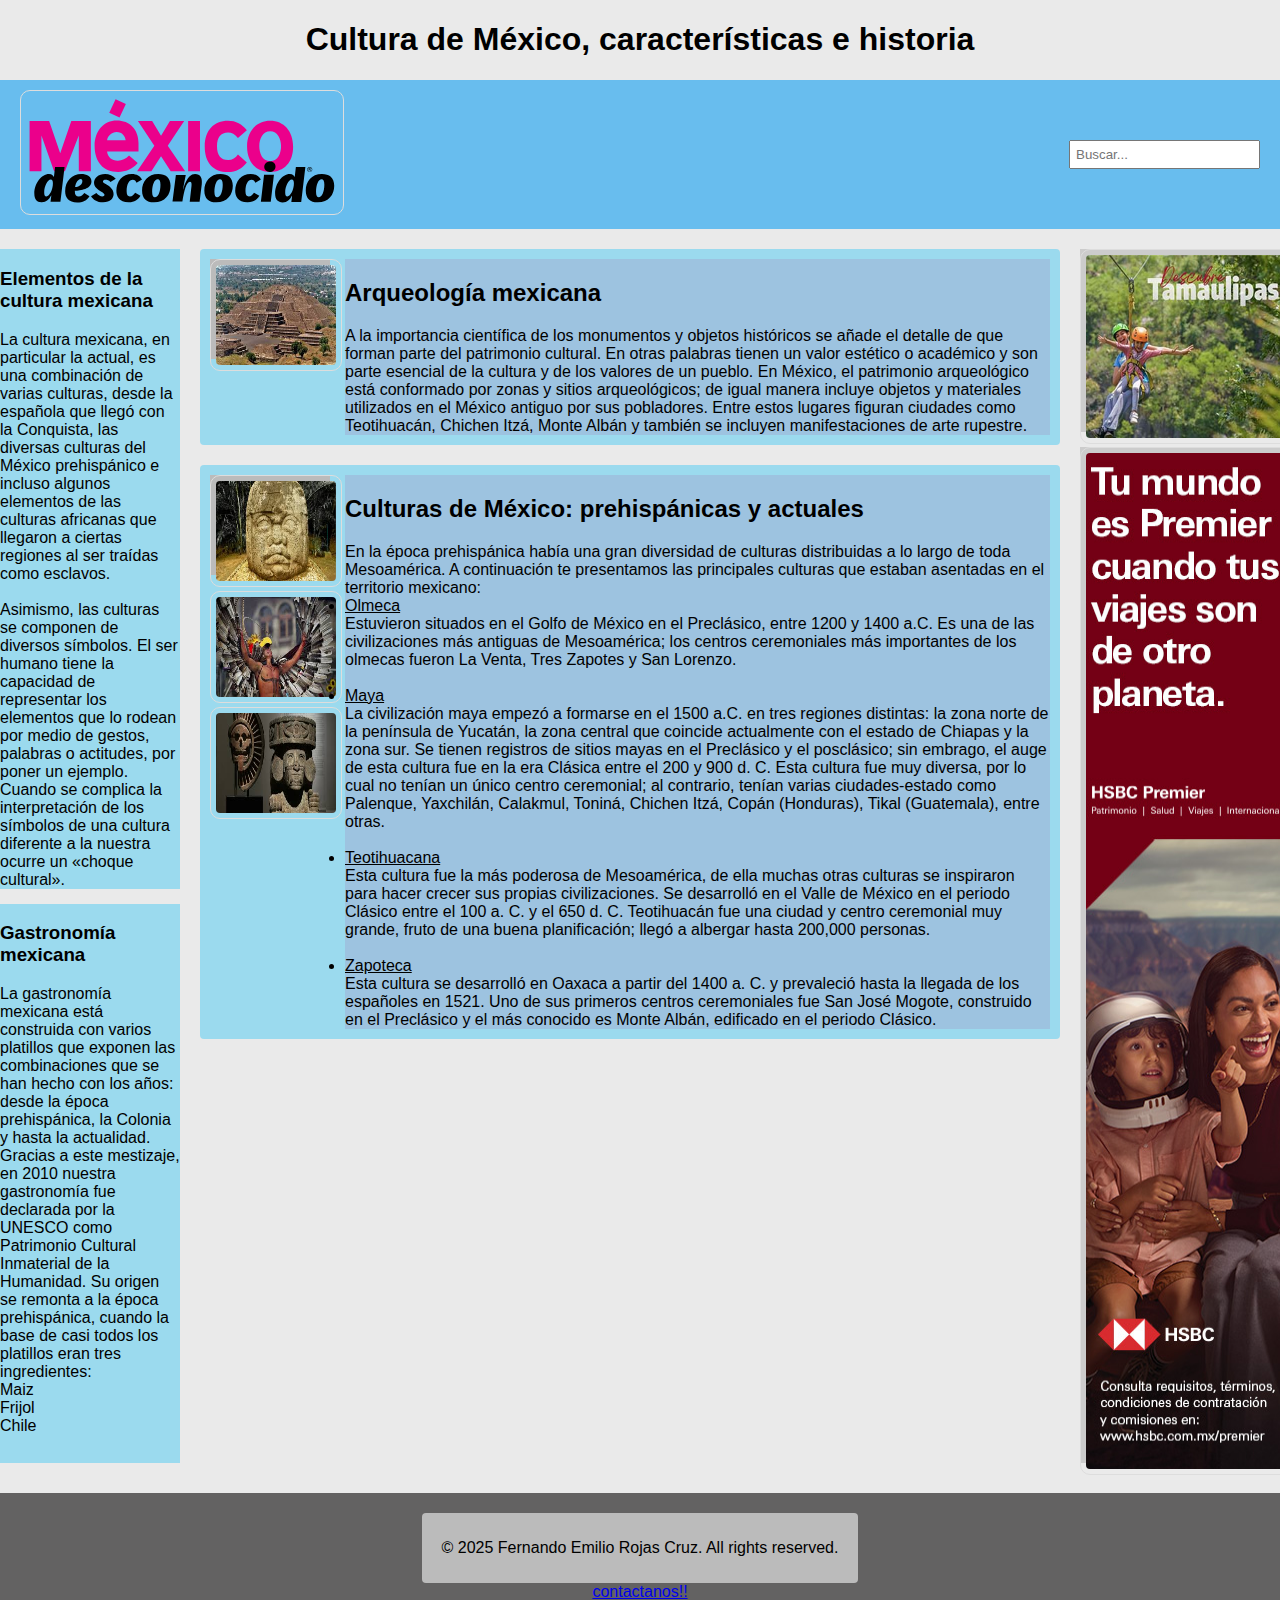
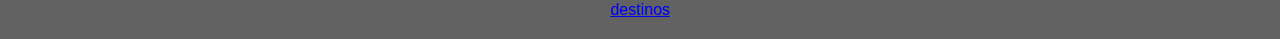
<file: ejemlpl/index.html>
<!DOCTYPE html>
<html lang="en">
<head>
    <meta charset="UTF-8">
    <meta name="viewport" content="width=device-width, initial-scale=1.0">
    <link rel="stylesheet" type="text/css" href="css/styles.css">
    <title>Culturas de México</title>
    <h1>Cultura de México, características e historia</h1>
</head>
<body>
  <header class="header">
    <div >
      <img src="mexicodesconocido.svg">
    </div>
    <div class="buscador">
      <input type="text" placeholder="Buscar...">
    </div>
  </header>
  <div class="contenedor">
    <aside class="sidebar-izq">
      <div class="caja">
        <h3>Elementos de la cultura mexicana</h3>
La cultura mexicana, en particular la actual, es una combinación de varias culturas, desde la española que llegó con la Conquista, las diversas culturas del México prehispánico e incluso algunos elementos de las culturas africanas que llegaron a ciertas regiones al ser traídas como esclavos.
        <br><br>
        Asimismo, las culturas se componen de diversos símbolos. El ser humano tiene la capacidad de representar los elementos que lo rodean por medio de gestos, palabras o actitudes, por poner un ejemplo. Cuando se complica la interpretación de los símbolos de una cultura diferente a la nuestra ocurre un «choque cultural».
</div>
      <div class="caja">
        <h3>Gastronomía mexicana</h3>
La gastronomía mexicana está construida con varios platillos que exponen las combinaciones que se han hecho con los años: desde la época prehispánica, la Colonia y hasta la actualidad. Gracias a este mestizaje, en 2010 nuestra gastronomía fue declarada por la UNESCO como Patrimonio Cultural Inmaterial de la Humanidad.
Su origen se remonta a la época prehispánica, cuando la base de casi todos los platillos eran tres ingredientes:

<li>Maiz</li>
<li>Frijol</li>
<li>Chile</li>
      </div>
    </aside>
    <main class="contenido">
      <div class="articulo">
        <div class="imagen">
           <img src="arque.jpeg">
        </div>
        <div class="texto">
           <h2> Arqueología mexicana</h2>
A la importancia científica de los monumentos y objetos históricos se añade el detalle de que forman parte del patrimonio cultural. En otras palabras tienen un valor estético o académico y son parte esencial de la cultura y de los valores de un pueblo.
En México, el patrimonio arqueológico está conformado por zonas y sitios arqueológicos; de igual manera incluye objetos y materiales utilizados en el México antiguo por sus pobladores. Entre estos lugares figuran ciudades como Teotihuacán, Chichen Itzá, Monte Albán y también se incluyen manifestaciones de arte rupestre.

        </div>
      </div>
       <div class="articulo">
        <div class="imagen">
          <img src="olmeca.jpg">
          <img src="alas.jpg">
          <img src="teo.jpg">

        </div>
        <div class="texto">
          <h2>          Culturas de México: prehispánicas y actuales</h2>
En la época prehispánica había una gran diversidad de culturas distribuidas a lo largo de toda Mesoamérica. A continuación te presentamos las principales culturas que estaban asentadas en el territorio mexicano:

<u><li>Olmeca</li></u>
Estuvieron situados en el Golfo de México en el Preclásico, entre 1200 y 1400 a.C. Es una de las civilizaciones más antiguas de Mesoamérica; los centros ceremoniales más importantes de los olmecas fueron La Venta, Tres Zapotes y San Lorenzo.
<br>
<br>
<u><li>Maya</li></u>
La civilización maya empezó a formarse en el 1500 a.C. en tres regiones distintas: la zona norte de la península de Yucatán, la zona central que coincide actualmente con el estado de Chiapas y la zona sur.

Se tienen registros de sitios mayas en el Preclásico y el posclásico; sin embrago, el auge de esta cultura fue en la era Clásica entre el 200 y 900 d. C. Esta cultura fue muy diversa, por lo cual no tenían un único centro ceremonial; al contrario, tenían varias ciudades-estado como Palenque, Yaxchilán, Calakmul, Toniná, Chichen Itzá, Copán (Honduras), Tikal (Guatemala), entre otras.
<br>
<br>
<u><li>Teotihuacana</li></u>
Esta cultura fue la más poderosa de Mesoamérica, de ella muchas otras culturas se inspiraron para hacer crecer sus propias civilizaciones. Se desarrolló en el Valle de México en el periodo Clásico entre el 100 a. C. y el 650 d. C.

Teotihuacán fue una ciudad y centro ceremonial muy grande, fruto de una buena planificación; llegó a albergar hasta 200,000 personas.
<br>
<br>
<u><li>Zapoteca</li></u>
Esta cultura se desarrolló en Oaxaca a partir del 1400 a. C. y prevaleció hasta la llegada de los españoles en 1521. Uno de sus primeros centros ceremoniales fue San José Mogote, construido en el Preclásico y el más conocido es Monte Albán, edificado en el periodo Clásico.
        </div>
      </div>
    </main>
    <aside class="sidebar-der">
      <div class="caja">
         <img src="viaje.jpg">
      </div>
      <div class="caja">
         <img src="SkinBanner_viajes.jpg">
      </div>
    </aside>
  </div>
  <footer class="footer">
    <div class="caja"><p>&copy; 2025 Fernando Emilio Rojas Cruz. All rights reserved.</p></div>
    
    <div><a href="contacto.html" class="btn">contactanos!!</a></div>
     <div><a href="destinos.html" class="btn">destinos </a></div>
  </footer>
</body>
</html>
</file>
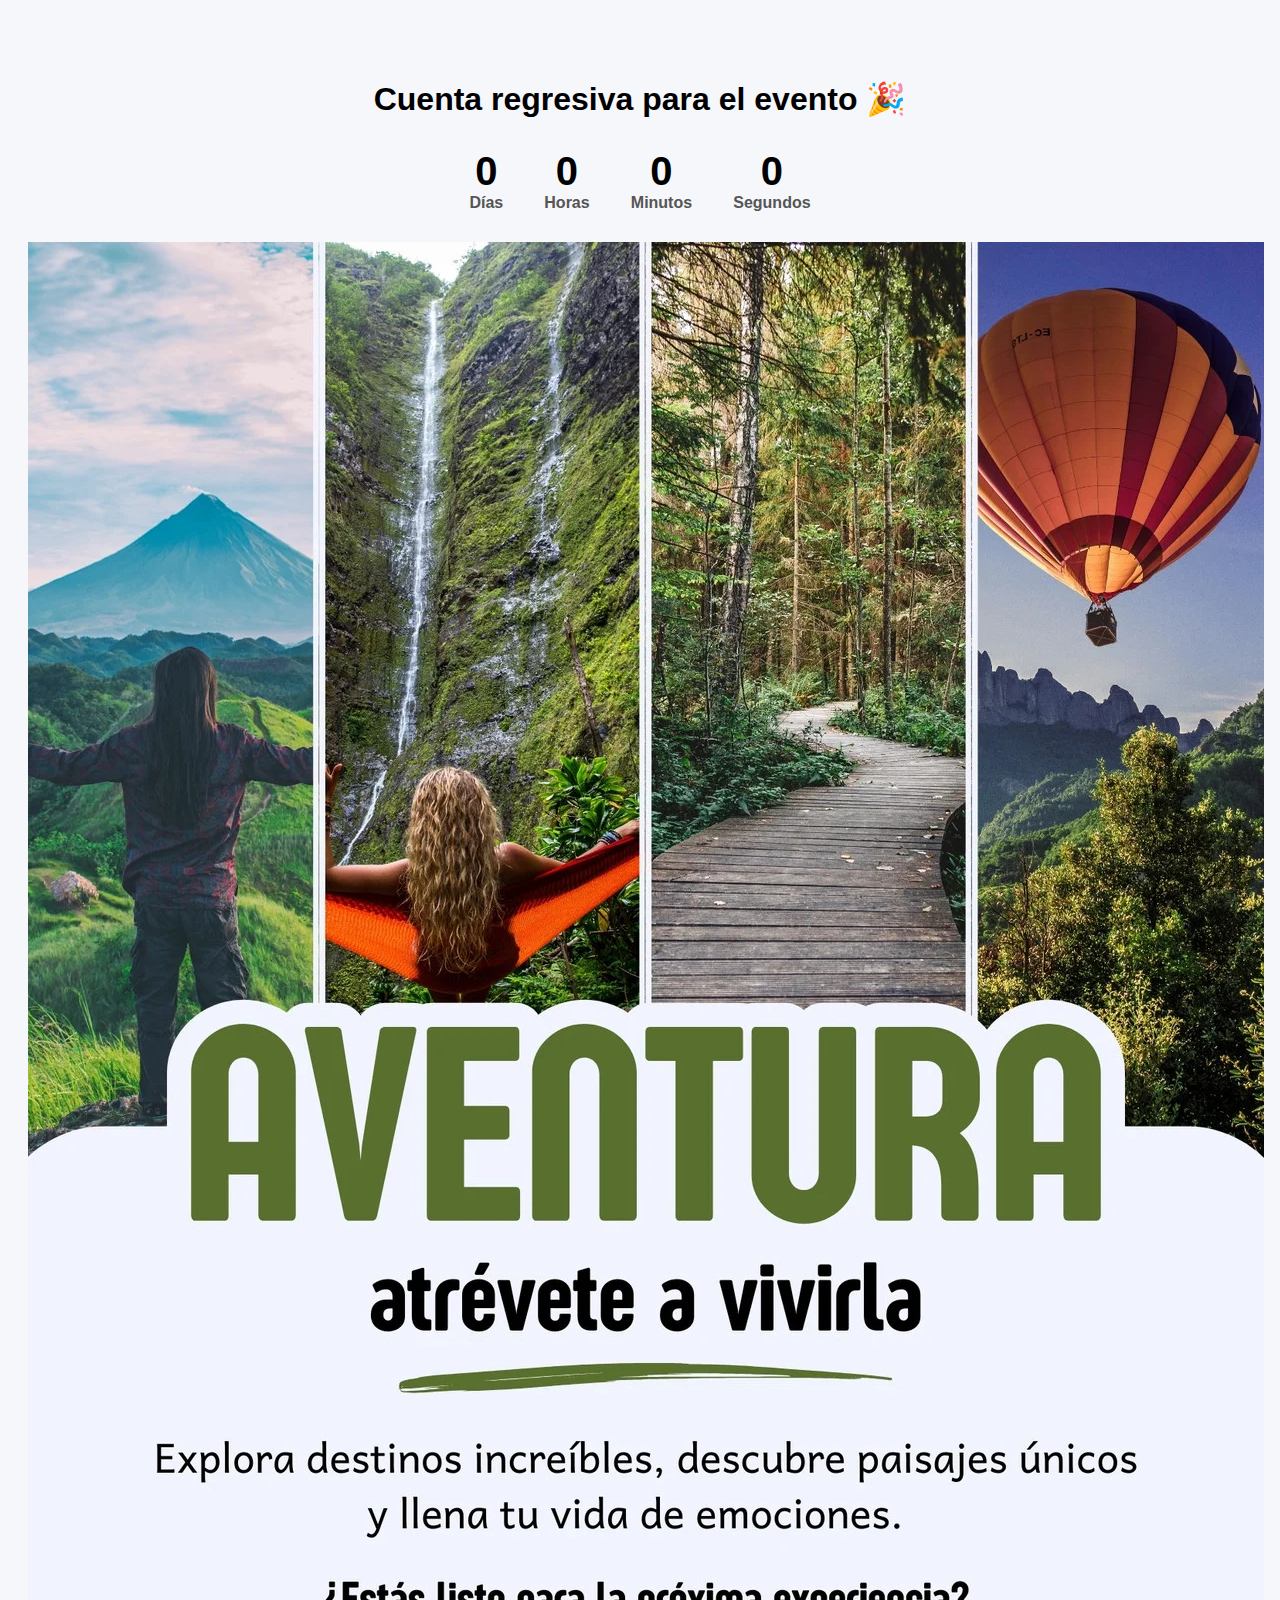
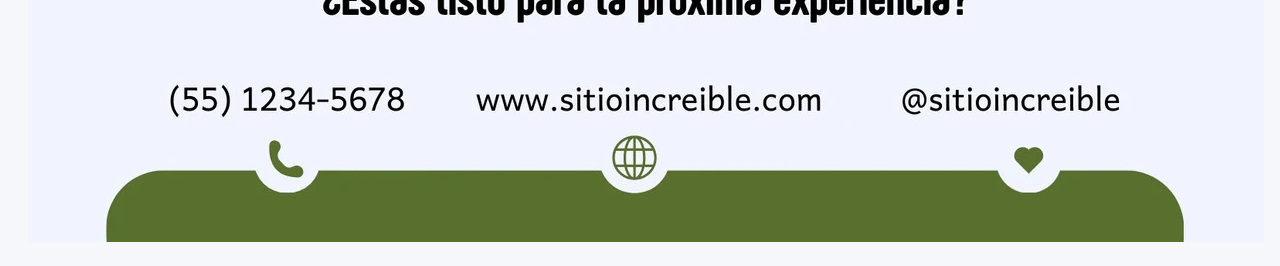
<file: ejemlpl/destinos.html>
<!DOCTYPE html>
<html lang="es">
<head>
  <meta charset="UTF-8" />
  <title>Contador regresivo</title>
  <style>
    body {
      font-family: Arial, sans-serif;
      text-align: center;
      margin-top: 80px;
      background: #f5f7fa;
    }

    .countdown {
      font-size: 2.5rem;
      font-weight: bold;
    }

    .label {
      font-size: 1rem;
      color: #555;
    }

    .box {
      display: inline-block;
      margin: 10px 15px;
    }
    .card{
      max-width: 30%;
      height: 30%;
      margin: 20px;
    }
  </style>
</head>
<body>

  <h1>Cuenta regresiva para el evento 🎉</h1>

  <div class="countdown">
    <div class="box">
      <div id="days">0</div>
      <div class="label">Días</div>
    </div>
    <div class="box">
      <div id="hours">0</div>
      <div class="label">Horas</div>
    </div>
    <div class="box">
      <div id="minutes">0</div>
      <div class="label">Minutos</div>
    </div>
    <div class="box">
      <div id="seconds">0</div>
      <div class="label">Segundos</div>
    </div>
  </div>

  <script>
    // 👉 CAMBIA AQUÍ LA FECHA DEL EVENTO
    // Año, Mes (0=enero), Día, Hora, Minuto, Segundo
    const eventDate = new Date(2026, 1, 20, 18, 0, 0).getTime();

    const daysEl = document.getElementById("days");
    const hoursEl = document.getElementById("hours");
    const minutesEl = document.getElementById("minutes");
    const secondsEl = document.getElementById("seconds");

    const interval = setInterval(() => {
      const now = new Date().getTime();
      const distance = eventDate - now;

      if (distance <= 0) {
        clearInterval(interval);
        document.querySelector(".countdown").innerHTML = 
          "<h2>¡El evento ha comenzado! 🚀</h2>";
        return;
      }

      const days = Math.floor(distance / (1000 * 60 * 60 * 24));
      const hours = Math.floor((distance / (1000 * 60 * 60)) % 24);
      const minutes = Math.floor((distance / (1000 * 60)) % 60);
      const seconds = Math.floor((distance / 1000) % 60);

      daysEl.textContent = days;
      hoursEl.textContent = hours;
      minutesEl.textContent = minutes;
      secondsEl.textContent = seconds;

    }, 1000);
  </script>

</body>
</html>

<div class="card">
    <img src="destino.jpg">
</div>
</file>
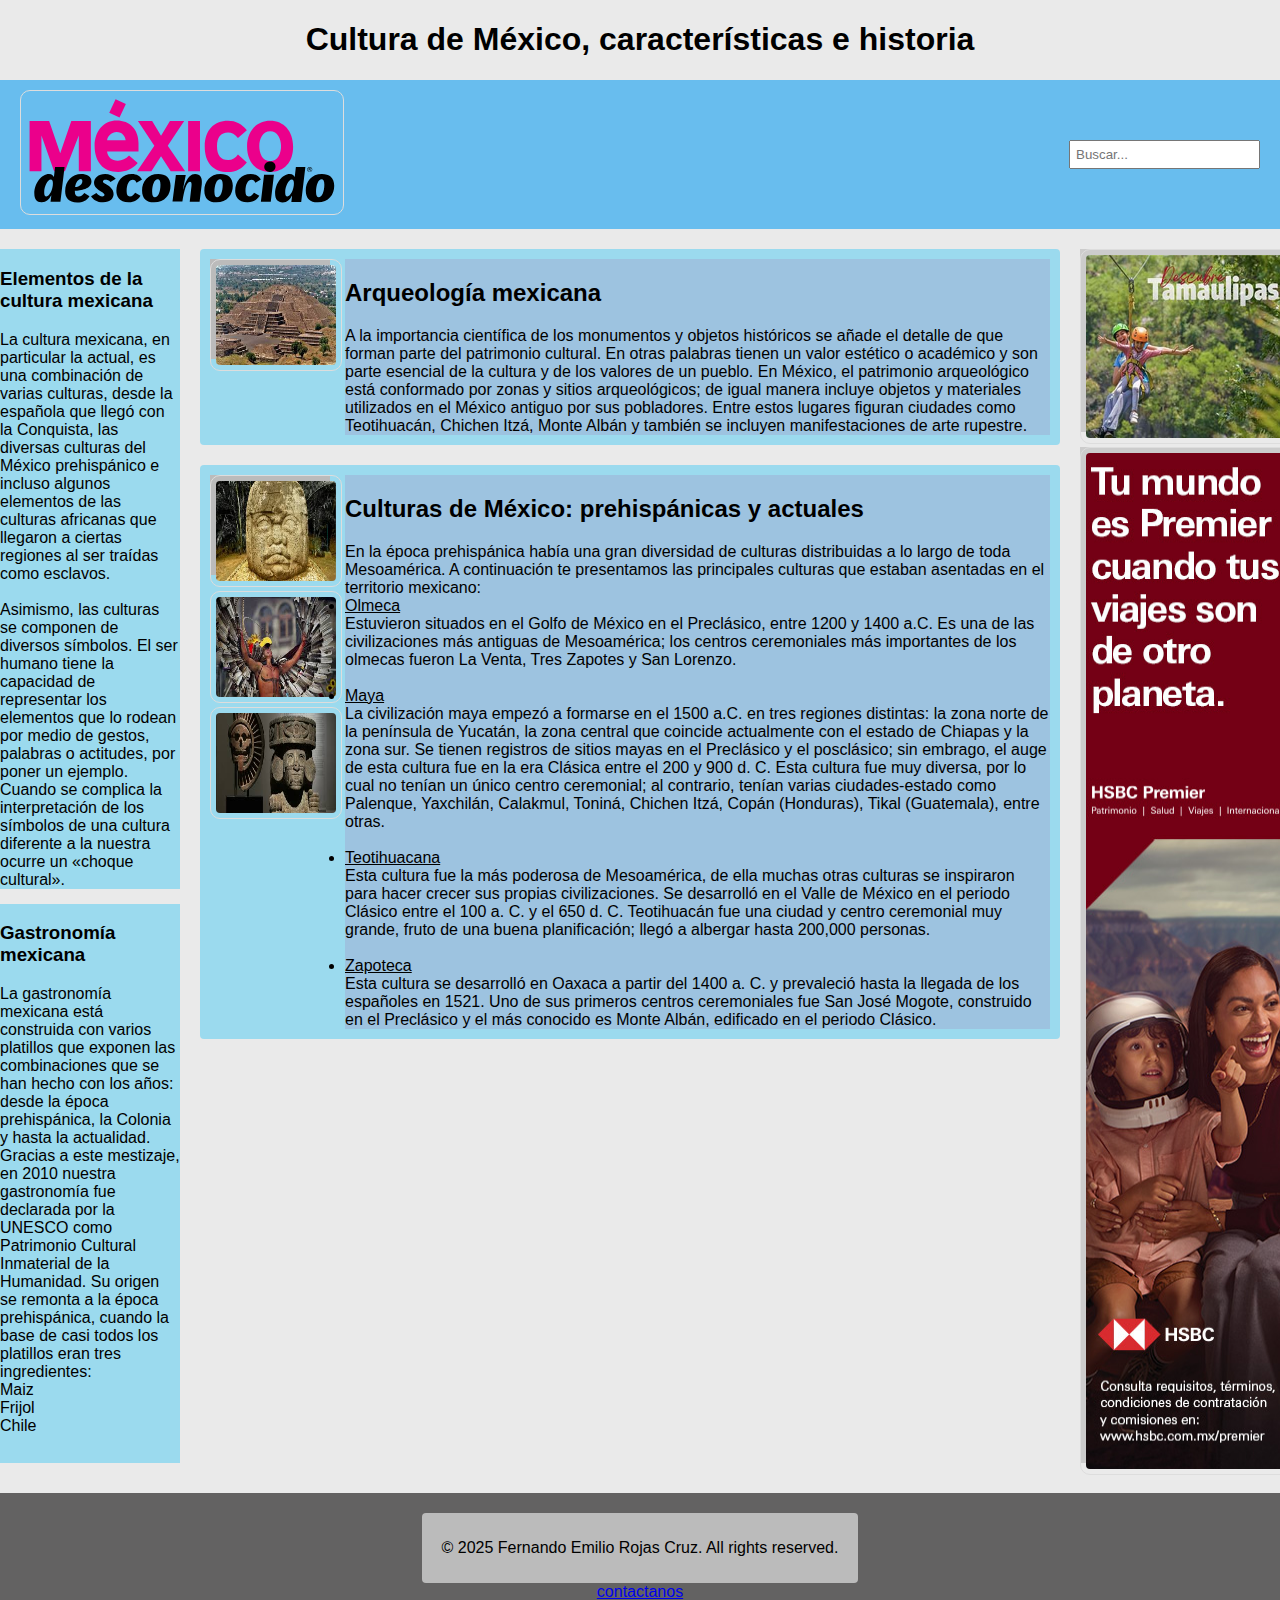
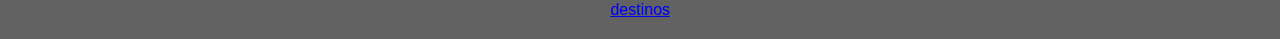
<file: semana 7/ejemlpl/flexbox.html>
<!DOCTYPE html>
<html lang="en">
<head>
    <meta charset="UTF-8">
    <meta name="viewport" content="width=device-width, initial-scale=1.0">
    <link rel="stylesheet" type="text/css" href="styles.css">
    <title>Culturas de México</title>
    <h1>Cultura de México, características e historia</h1>
</head>
<body>
  <header class="header">
    <div >
      <img src="mexicodesconocido.svg">
    </div>
    <div class="buscador">
      <input type="text" placeholder="Buscar...">
    </div>
  </header>
  <div class="contenedor">
    <aside class="sidebar-izq">
      <div class="caja">
        <h3>Elementos de la cultura mexicana</h3>
La cultura mexicana, en particular la actual, es una combinación de varias culturas, desde la española que llegó con la Conquista, las diversas culturas del México prehispánico e incluso algunos elementos de las culturas africanas que llegaron a ciertas regiones al ser traídas como esclavos.
        <br><br>
        Asimismo, las culturas se componen de diversos símbolos. El ser humano tiene la capacidad de representar los elementos que lo rodean por medio de gestos, palabras o actitudes, por poner un ejemplo. Cuando se complica la interpretación de los símbolos de una cultura diferente a la nuestra ocurre un «choque cultural».
</div>
      <div class="caja">
        <h3>Gastronomía mexicana</h3>
La gastronomía mexicana está construida con varios platillos que exponen las combinaciones que se han hecho con los años: desde la época prehispánica, la Colonia y hasta la actualidad. Gracias a este mestizaje, en 2010 nuestra gastronomía fue declarada por la UNESCO como Patrimonio Cultural Inmaterial de la Humanidad.
Su origen se remonta a la época prehispánica, cuando la base de casi todos los platillos eran tres ingredientes:

<li>Maiz</li>
<li>Frijol</li>
<li>Chile</li>
      </div>
    </aside>
    <main class="contenido">
      <div class="articulo">
        <div class="imagen">
           <img src="arque.jpeg">
        </div>
        <div class="texto">
           <h2> Arqueología mexicana</h2>
A la importancia científica de los monumentos y objetos históricos se añade el detalle de que forman parte del patrimonio cultural. En otras palabras tienen un valor estético o académico y son parte esencial de la cultura y de los valores de un pueblo.
En México, el patrimonio arqueológico está conformado por zonas y sitios arqueológicos; de igual manera incluye objetos y materiales utilizados en el México antiguo por sus pobladores. Entre estos lugares figuran ciudades como Teotihuacán, Chichen Itzá, Monte Albán y también se incluyen manifestaciones de arte rupestre.

        </div>
      </div>
       <div class="articulo">
        <div class="imagen">
          <img src="olmeca.jpg">
          <img src="alas.jpg">
          <img src="teo.jpg">

        </div>
        <div class="texto">
          <h2>          Culturas de México: prehispánicas y actuales</h2>
En la época prehispánica había una gran diversidad de culturas distribuidas a lo largo de toda Mesoamérica. A continuación te presentamos las principales culturas que estaban asentadas en el territorio mexicano:

<u><li>Olmeca</li></u>
Estuvieron situados en el Golfo de México en el Preclásico, entre 1200 y 1400 a.C. Es una de las civilizaciones más antiguas de Mesoamérica; los centros ceremoniales más importantes de los olmecas fueron La Venta, Tres Zapotes y San Lorenzo.
<br>
<br>
<u><li>Maya</li></u>
La civilización maya empezó a formarse en el 1500 a.C. en tres regiones distintas: la zona norte de la península de Yucatán, la zona central que coincide actualmente con el estado de Chiapas y la zona sur.

Se tienen registros de sitios mayas en el Preclásico y el posclásico; sin embrago, el auge de esta cultura fue en la era Clásica entre el 200 y 900 d. C. Esta cultura fue muy diversa, por lo cual no tenían un único centro ceremonial; al contrario, tenían varias ciudades-estado como Palenque, Yaxchilán, Calakmul, Toniná, Chichen Itzá, Copán (Honduras), Tikal (Guatemala), entre otras.
<br>
<br>
<u><li>Teotihuacana</li></u>
Esta cultura fue la más poderosa de Mesoamérica, de ella muchas otras culturas se inspiraron para hacer crecer sus propias civilizaciones. Se desarrolló en el Valle de México en el periodo Clásico entre el 100 a. C. y el 650 d. C.

Teotihuacán fue una ciudad y centro ceremonial muy grande, fruto de una buena planificación; llegó a albergar hasta 200,000 personas.
<br>
<br>
<u><li>Zapoteca</li></u>
Esta cultura se desarrolló en Oaxaca a partir del 1400 a. C. y prevaleció hasta la llegada de los españoles en 1521. Uno de sus primeros centros ceremoniales fue San José Mogote, construido en el Preclásico y el más conocido es Monte Albán, edificado en el periodo Clásico.
        </div>
      </div>
    </main>
    <aside class="sidebar-der">
      <div class="caja">
         <img src="viaje.jpg">
      </div>
      <div class="caja">
         <img src="SkinBanner_viajes.jpg">
      </div>
    </aside>
  </div>
  <footer class="footer">
    <div class="caja"><p>&copy; 2025 Fernando Emilio Rojas Cruz. All rights reserved.</p></div>
    
    <div><a href="contacto.html" class="btn">contactanos </a></div>
     <div><a href="destinos.html" class="btn">destinos </a></div>
  </footer>
</body>
</html>
</file>
<file: ejemlpl/css/styles.css>
body{
  margin: 0;
  font-family: Arial, Helvetica, sans-serif;
  background: #eaeaea;
}
h1{
  text-align: center;
}
.header{
  display: flex;
  justify-content: space-between;
  align-items: center;
  background: #68bdee;
  color: white;
  padding: 10px 20px;
}
.logo{
  background: #bbb;
  padding: 10px 20px;
  border-radius: 10px;
}
img {
  border: 1px solid #ddd;
  border-radius: 10px;
  padding: 5px;
  width: 100%;
  height: 100%;
}

.buscador input{
  padding: 5px;
}
.contenedor{
  display: flex;
  margin: 20px auto;
  width: 100%;
  max-width: 1500px;
  gap: 20px;
}
.sidebar-izq{
  flex: 1;
  max-width: 180px;
  display: flex;
  flex-direction: column;
  gap: 15px;
}
.sidebar-izq .caja{
  background: #9bdaee;
  height:100%;
}
.contenido{
  flex: 3;
  display: flex;
  flex-direction: column;
  gap: 20px;
}
.articulo{
  display: flex;
  gap: 15px;
  background: #9bdaee;
  padding: 10px;
  border-radius: 4px;
}
.imagen{
  width: 120px;
  height: 100px;
  background: #bbb;
}
.texto{
  flex: 1;
  background: #9dc3e0;
  height: 100%;
}
.sidebar-der{
  flex: 1;
  max-width: 200px;
  display: flex;
  flex-direction: column;
  gap: 15px;
}
.sidebar-der .caja{
  background: #ccc;
  height: 100%;
}
.footer{
  background: #636262;
  text-align: center;
  padding: 20px;
  margin-top: 30px;
}
.footer .caja{
  background: #bbb;
  display: inline-block;
  padding: 10px 20px;
  border-radius: 4px;
}
</file>
<file: semana 7/ejemlpl/styles.css>
body{
  margin: 0;
  font-family: Arial, Helvetica, sans-serif;
  background: #eaeaea;
}
h1{
  text-align: center;
}
.header{
  display: flex;
  justify-content: space-between;
  align-items: center;
  background: #68bdee;
  color: white;
  padding: 10px 20px;
}
.logo{
  background: #bbb;
  padding: 10px 20px;
  border-radius: 10px;
}
img {
  border: 1px solid #ddd;
  border-radius: 10px;
  padding: 5px;
  width: 100%;
  height: 100%;
}

.buscador input{
  padding: 5px;
}
.contenedor{
  display: flex;
  margin: 20px auto;
  width: 100%;
  max-width: 1500px;
  gap: 20px;
}
.sidebar-izq{
  flex: 1;
  max-width: 180px;
  display: flex;
  flex-direction: column;
  gap: 15px;
}
.sidebar-izq .caja{
  background: #9bdaee;
  height:100%;
}
.contenido{
  flex: 3;
  display: flex;
  flex-direction: column;
  gap: 20px;
}
.articulo{
  display: flex;
  gap: 15px;
  background: #9bdaee;
  padding: 10px;
  border-radius: 4px;
}
.imagen{
  width: 120px;
  height: 100px;
  background: #bbb;
}
.texto{
  flex: 1;
  background: #9dc3e0;
  height: 100%;
}
.sidebar-der{
  flex: 1;
  max-width: 200px;
  display: flex;
  flex-direction: column;
  gap: 15px;
}
.sidebar-der .caja{
  background: #ccc;
  height: 100%;
}
.footer{
  background: #636262;
  text-align: center;
  padding: 20px;
  margin-top: 30px;
}
.footer .caja{
  background: #bbb;
  display: inline-block;
  padding: 10px 20px;
  border-radius: 4px;
}
</file>
